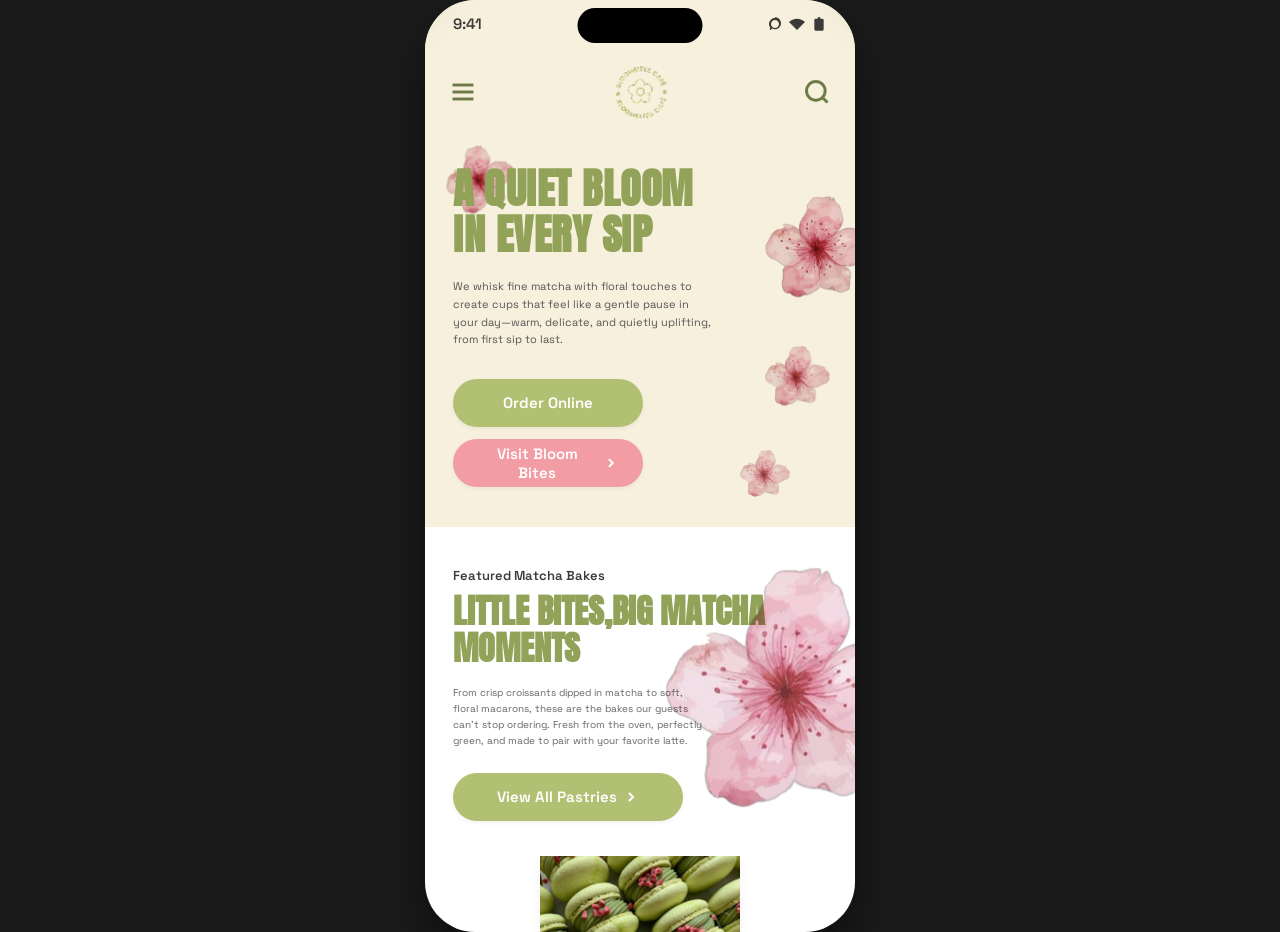
<file: index.html>
<!DOCTYPE html>
<html lang="es">
<head>
  <meta charset="UTF-8">
  <meta name="viewport" content="width=device-width, initial-scale=1.0">
  <title>BloomBites Cafe</title>
  <link rel="stylesheet" href="styles.css">
  <link rel="preconnect" href="https://fonts.googleapis.com">
  <link rel="preconnect" href="https://fonts.gstatic.com" crossorigin>
  <link href="https://fonts.googleapis.com/css2?family=Anton&family=Space+Grotesk:wght@400;500;600;700&display=swap" rel="stylesheet">
</head>
<body>

  <div class="iphone-viewport">
    
    <!-- iPhone 16 Plus Status Bar -->
    <div class="status-bar">
      <div class="time">9:41</div>
      <div class="dynamic-island"></div>
      <div class="icons">
        <svg class="icon" viewBox="0 0 24 24"><path fill="currentColor" d="M12 3c-4.97 0-9 4.03-9 9 0 2.12.74 4.07 1.97 5.61L4.35 19.4c-.39.39-.39 1.02 0 1.41.39.39 1.02.39 1.41 0l1.9-1.9C9.22 19.55 10.57 20 12 20c4.97 0 9-4.03 9-9s-4.03-9-9-9zm0 15c-3.31 0-6-2.69-6-6s2.69-6 6-6 6 2.69 6 6-2.69 6-6 6z"/></svg>
        <svg class="icon" viewBox="0 0 24 24"><path fill="currentColor" d="M12 4C7.31 4 3.07 5.9 0 8.98L12 21 24 8.98C20.93 5.9 16.69 4 12 4z"/></svg>
        <svg class="icon" viewBox="0 0 24 24"><path fill="currentColor" d="M17 4h-3V2h-4v2H7c-1.1 0-2 .9-2 2v14c0 1.1.9 2 2 2h10c1.1 0 2-.9 2-2V6c0-1.1-.9-2-2-2z"/></svg>
      </div>
    </div>

    <div class="app-content">

      <!-- Navigation Bar -->
      <nav class="navbar">
        <button class="nav-btn" aria-label="Menu">
          <svg viewBox="0 0 24 24" fill="none" stroke="currentColor" stroke-width="2.5"><line x1="3" y1="6" x2="21" y2="6"/><line x1="3" y1="12" x2="21" y2="12"/><line x1="3" y1="18" x2="21" y2="18"/></svg>
        </button>
        
        <img src="images/blossomcafe 1.png" class="brand-logo-img" alt="BloomBites Cafe Logo">

        <button class="nav-btn" aria-label="Search">
          <svg viewBox="0 0 24 24" fill="none" stroke="currentColor" stroke-width="2.5"><circle cx="11" cy="11" r="8"/><line x1="21" y1="21" x2="16.65" y2="16.65"/></svg>
        </button>
      </nav>

      <!-- HERO SECTION -->
      <section class="hero-section">
        <!-- Cherry Blossoms -->
        <img src="images/Flor de cerezo decorativa.png" class="flower-deco flower-top-left" alt="Flor de cerezo decorativa">
        <img src="images/Flor de cerezo decorativa.png" class="flower-deco flower-top-right" alt="Flor de cerezo decorativa">
        <img src="images/Flor de cerezo decorativa.png" class="flower-deco flower-mid-right" alt="Flor de cerezo decorativa">
        <img src="images/Flor de cerezo decorativa.png" class="flower-deco flower-bottom-right" alt="Flor de cerezo decorativa">

        <h1 class="hero-title">
          A Quiet Bloom<br>in Every Sip
        </h1>

        <p class="hero-desc">
          We whisk fine matcha with floral touches to create cups that feel like a gentle pause in your day—warm, delicate, and quietly uplifting, from first sip to last.
        </p>

        <div class="hero-buttons">
          <button class="btn btn-green">Order Online</button>
          <button class="btn btn-pink">
            Visit Bloom Bites 
            <svg class="btn-arrow" viewBox="0 0 24 24" fill="none" stroke="currentColor" stroke-width="3"><polyline points="9 18 15 12 9 6"/></svg>
          </button>
        </div>
      </section>

      <!-- FEATURED SECTION -->
      <section class="featured-section">
        <img src="images/Flor de cerezo decorativa.png" class="flower-deco feature-bg-flower" alt="Flor decorativa de fondo">

        <div class="section-subtitle">Featured Matcha Bakes</div>
        <h2 class="section-title">
          Little Bites,Big Matcha<br>Moments
        </h2>

        <p class="featured-desc">
          From crisp croissants dipped in matcha to soft, floral macarons, these are the bakes our guests can't stop ordering. Fresh from the oven, perfectly green, and made to pair with your favorite latte.
        </p>

        <div class="btn-wrapper">
          <button class="btn btn-green btn-with-arrow">
            View All Pastries
            <svg class="btn-arrow" viewBox="0 0 24 24" fill="none" stroke="currentColor" stroke-width="3"><polyline points="9 18 15 12 9 6"/></svg>
          </button>
        </div>

        <!-- Product Slider -->
        <div class="product-slider">
          <button class="slider-arrow arrow-left" aria-label="Anterior">
            <svg viewBox="0 0 24 24" fill="none" stroke="currentColor" stroke-width="3"><polyline points="15 18 9 12 15 6"/></svg>
          </button>

          <div class="product-card">
            <img src="images/Matcha Raspberry Blossom Macarons.png" class="product-img" alt="Matcha Raspberry Blossom Macarons">
            <h3 class="product-title">Matcha Raspberry<br>Blossom Macarons</h3>
            <div class="product-price">$ 4.99</div>
          </div>

          <button class="slider-arrow arrow-right" aria-label="Siguiente">
            <svg viewBox="0 0 24 24" fill="none" stroke="currentColor" stroke-width="3"><polyline points="9 18 15 12 9 6"/></svg>
          </button>
        </div>
      </section>

      <!-- BRANCHES SECTION -->
      <section class="branches-section">
        <div class="section-subtitle center">Our Branches</div>
        <h2 class="section-title center">TOP BloomBites in NYC</h2>

        <div class="branch-slider">
          <button class="slider-arrow arrow-left" aria-label="Anterior">
            <svg viewBox="0 0 24 24" fill="none" stroke="currentColor" stroke-width="3"><polyline points="15 18 9 12 15 6"/></svg>
          </button>

          <div class="arch-card">
            <div class="arch-frame">
              <img src="images/more matcha storefront.png" class="arch-img" alt="more matcha storefront">
            </div>
            <div class="arch-footer">
              <span class="branch-name">Name</span>
              <button class="btn-find">
                Find us 
                <svg viewBox="0 0 24 24" fill="currentColor"><path d="M12 2C8.13 2 5 5.13 5 9c0 5.25 7 13 7 13s7-7.75 7-13c0-3.87-3.13-7-7-7zm0 9.5c-1.38 0-2.5-1.12-2.5-2.5s1.12-2.5 2.5-2.5 2.5 1.12 2.5 2.5-1.12 2.5-2.5 2.5z"/></svg>
              </button>
            </div>
          </div>

          <button class="slider-arrow arrow-right" aria-label="Siguiente">
            <svg viewBox="0 0 24 24" fill="none" stroke="currentColor" stroke-width="3"><polyline points="9 18 15 12 9 6"/></svg>
          </button>
        </div>
      </section>

      <!-- ORDER / PROMO BANNER -->
      <section class="promo-banner">
        <img src="images/Matcha swirl background.png" class="promo-bg" alt="Matcha swirl background">
        <div class="promo-overlay"></div>

        <div class="promo-content">
          <h2 class="promo-title">
            Order with Love,<br>For your Love!
          </h2>

          <p class="promo-desc">
            From crisp croissants dipped in matcha to soft, floral macarons, these are the bakes our guests can't stop ordering. Fresh from the oven, perfectly green, and made to pair with your favorite latte.
          </p>

          <div class="promo-buttons">
            <button class="btn btn-green btn-icon">
              Send a Gift Box
              <svg viewBox="0 0 24 24" fill="none" stroke="currentColor" stroke-width="2"><rect x="3" y="8" width="18" height="12" rx="2"/><path d="M12 8v12"/><path d="M19 12H5"/><path d="M7.5 8C7 8 5 7 5 5.5S6.5 3 8 3c2.5 0 4 5 4 5s1.5-5 4-5c1.5 0 3 1.1 3 2.5S17 8 16.5 8"/></svg>
            </button>

            <button class="btn btn-pink btn-icon">
              Schedule a Delivery
              <svg viewBox="0 0 24 24" fill="none" stroke="currentColor" stroke-width="2"><rect x="3" y="4" width="18" height="18" rx="2" ry="2"/><line x1="16" y1="2" x2="16" y2="6"/><line x1="8" y1="2" x2="8" y2="6"/><line x1="3" y1="10" x2="21" y2="10"/><circle cx="12" cy="15" r="1"/></svg>
            </button>
          </div>
        </div>
      </section>

      <!-- FOOTER -->
      <footer class="footer">
        <img src="images/blossomcafe 1.png" class="footer-logo-img" alt="BloomBites Cafe Logo Footer">

        <ul class="footer-nav">
          <li><a href="#">Shop</a></li>
          <li><a href="#">Categories</a></li>
          <li><a href="#">About</a></li>
          <li><a href="#">Contact</a></li>
        </ul>

        <div class="footer-socials">
          <a href="#" aria-label="Phone"><svg viewBox="0 0 24 24" fill="none" stroke="currentColor" stroke-width="2"><path d="M22 16.92v3a2 2 0 0 1-2.18 2 19.79 19.79 0 0 1-8.63-3.07 19.5 19.5 0 0 1-6-6 19.79 19.79 0 0 1-3.07-8.67A2 2 0 0 1 4.11 2h3a2 2 0 0 1 2 1.72 12.84 12.84 0 0 0 .7 2.81 2 2 0 0 1-.45 2.11L8.09 9.91a16 16 0 0 0 6 6l1.27-1.27a2 2 0 0 1 2.11-.45 12.84 12.84 0 0 0 2.81.7A2 2 0 0 1 22 16.92z"/></svg></a>
          <a href="#" aria-label="Telegram"><svg viewBox="0 0 24 24" fill="none" stroke="currentColor" stroke-width="2"><line x1="22" y1="2" x2="11" y2="13"/><polygon points="22 2 15 22 11 13 2 9 22 2"/></svg></a>
          <a href="#" aria-label="Location"><svg viewBox="0 0 24 24" fill="none" stroke="currentColor" stroke-width="2"><path d="M21 10c0 7-9 13-9 13s-9-6-9-13a9 9 0 0 1 18 0z"/><circle cx="12" cy="10" r="3"/></svg></a>
          <a href="#" aria-label="Instagram"><svg viewBox="0 0 24 24" fill="none" stroke="currentColor" stroke-width="2"><rect x="2" y="2" width="20" height="20" rx="5" ry="5"/><path d="M16 11.37A4 4 0 1 1 12.63 8 4 4 0 0 1 16 11.37z"/><line x1="17.5" y1="6.5" x2="17.51" y2="6.5"/></svg></a>
        </div>

        <div class="footer-copy">
          © 2025 Bloom Bites NYC. All rights reserved.
        </div>
      </footer>

    </div>
  </div>

</body>
</html>
</file>
<file: styles.css>
:root {
  --bg-cream: #f6f0dd;
  --bg-white: #ffffff;
  --text-primary: #3b3a36;
  --text-olive-dark: #6e7a46;
  --text-olive: #92a259;
  --btn-green: #b2c074;
  --btn-pink: #f29ca3;
  --font-heading: 'Anton', sans-serif;
  --font-body: 'Space Grotesk', sans-serif;
}

* {
  box-sizing: border-box;
  margin: 0;
  padding: 0;
}

body {
  background-color: #1a1a1a;
  display: flex;
  justify-content: center;
  align-items: center;
  min-height: 100vh;
  font-family: var(--font-body);
  color: var(--text-primary);
  -webkit-font-smoothing: antialiased;
}

/* Contenedor con las dimensiones exactas de iPhone 16 Plus */
.iphone-viewport {
  width: 430px;
  height: 932px;
  background-color: var(--bg-cream);
  position: relative;
  overflow-y: auto;
  overflow-x: hidden;
  box-shadow: 0 25px 50px -12px rgba(0, 0, 0, 0.7);
  border-radius: 50px;
}

.iphone-viewport::-webkit-scrollbar {
  display: none;
}

/* Status Bar de iOS */
.status-bar {
  height: 47px;
  display: flex;
  justify-content: space-between;
  align-items: center;
  padding: 0 28px;
  position: sticky;
  top: 0;
  z-index: 100;
  background-color: rgba(246, 240, 221, 0.95);
  backdrop-filter: blur(10px);
}

.time {
  font-weight: 600;
  font-size: 15px;
}

.dynamic-island {
  width: 125px;
  height: 35px;
  background-color: #000;
  border-radius: 20px;
  position: absolute;
  left: 50%;
  transform: translateX(-50%);
  top: 8px;
}

.icons {
  display: flex;
  gap: 6px;
  align-items: center;
}

.icons .icon {
  width: 16px;
  height: 16px;
}

/* Navigation Header */
.navbar {
  display: flex;
  justify-content: space-between;
  align-items: center;
  padding: 12px 24px;
}

.nav-btn {
  background: none;
  border: none;
  cursor: pointer;
  color: var(--text-olive-dark);
  width: 28px;
  height: 28px;
}

.brand-logo-img {
  width: 65px;
  height: 65px;
  object-fit: contain;
}

.footer-logo-img {
  width: 75px;
  height: 75px;
  object-fit: contain;
  filter: brightness(0) invert(1);
  margin-bottom: 20px;
}

/* Shared Buttons Style */
.btn {
  height: 48px;
  border-radius: 24px;
  border: none;
  font-family: var(--font-body);
  font-weight: 600;
  font-size: 15px;
  color: white;
  display: flex;
  align-items: center;
  justify-content: center;
  padding: 0 24px;
  cursor: pointer;
  box-shadow: 0 2px 4px rgba(0,0,0,0.05);
}

.btn-green {
  background-color: var(--btn-green);
}

.btn-pink {
  background-color: var(--btn-pink);
}

.btn-arrow {
  width: 16px;
  height: 16px;
  margin-left: 6px;
}

.btn-icon svg {
  width: 18px;
  height: 18px;
  margin-left: 8px;
}

/* Hero Section */
.hero-section {
  padding: 30px 28px 40px;
  position: relative;
}

.flower-deco {
  position: absolute;
  pointer-events: none;
  mix-blend-mode: multiply;
  object-fit: contain;
}

.flower-top-left {
  width: 70px;
  top: 10px;
  left: 20px;
  transform: rotate(-15deg);
}

.flower-top-right {
  width: 110px;
  top: 60px;
  right: -20px;
}

.flower-mid-right {
  width: 65px;
  top: 210px;
  right: 25px;
  opacity: 0.9;
}

.flower-bottom-right {
  width: 50px;
  bottom: 30px;
  right: 65px;
  opacity: 0.8;
}

.hero-title {
  font-family: var(--font-heading);
  font-size: 42px;
  line-height: 1.1;
  color: var(--text-olive);
  text-transform: uppercase;
  margin-bottom: 20px;
  position: relative;
  z-index: 2;
  letter-spacing: 0.5px;
}

.hero-desc {
  font-size: 11px;
  line-height: 1.6;
  color: #555;
  max-width: 260px;
  margin-bottom: 30px;
  position: relative;
  z-index: 2;
}

.hero-buttons {
  display: flex;
  flex-direction: column;
  gap: 12px;
  width: 190px;
  position: relative;
  z-index: 2;
}

/* Featured Section */
.featured-section {
  background-color: var(--bg-white);
  padding: 40px 28px;
  position: relative;
  overflow: hidden;
}

.feature-bg-flower {
  width: 260px;
  right: -70px;
  top: 40px;
  opacity: 0.85;
}

.section-subtitle {
  font-size: 13px;
  font-weight: 600;
  color: var(--text-primary);
  margin-bottom: 8px;
}

.section-subtitle.center {
  text-align: center;
}

.section-title {
  font-family: var(--font-heading);
  font-size: 34px;
  line-height: 1.1;
  color: var(--text-olive);
  text-transform: uppercase;
  margin-bottom: 18px;
}

.section-title.center {
  text-align: center;
}

.featured-desc {
  font-size: 10px;
  line-height: 1.6;
  color: #666;
  max-width: 250px;
  margin-bottom: 24px;
}

.btn-wrapper {
  margin-bottom: 35px;
}

.btn-with-arrow {
  width: 230px;
}

/* Sliders */
.product-slider, .branch-slider {
  display: flex;
  align-items: center;
  justify-content: center;
  gap: 12px;
  position: relative;
  z-index: 2;
}

.slider-arrow {
  width: 32px;
  height: 32px;
  border-radius: 50%;
  background-color: #c4d094;
  border: none;
  display: flex;
  align-items: center;
  justify-content: center;
  cursor: pointer;
  color: #333;
  flex-shrink: 0;
}

.slider-arrow svg {
  width: 16px;
  height: 16px;
}

.product-card {
  text-align: center;
  width: 220px;
}

.product-img {
  width: 200px;
  height: 200px;
  object-fit: cover;
  margin-bottom: 12px;
  box-shadow: 0 4px 10px rgba(0,0,0,0.05);
}

.product-title {
  font-size: 13px;
  font-weight: 600;
  line-height: 1.3;
  color: var(--text-primary);
  margin-bottom: 6px;
}

.product-price {
  font-size: 15px;
  font-weight: 700;
  color: var(--text-primary);
}

/* Branches Section */
.branches-section {
  background-color: var(--bg-cream);
  padding: 35px 20px;
}

.arch-card {
  background-color: var(--bg-cream);
  border: 2px solid var(--btn-green);
  border-radius: 120px 120px 0 0;
  padding: 10px 10px 14px 10px;
  width: 230px;
  display: flex;
  flex-direction: column;
  align-items: center;
}

.arch-frame {
  width: 100%;
  height: 250px;
  border-radius: 110px 110px 0 0;
  overflow: hidden;
  margin-bottom: 12px;
}

.arch-img {
  width: 100%;
  height: 100%;
  object-fit: cover;
}

.arch-footer {
  display: flex;
  justify-content: space-between;
  align-items: center;
  width: 100%;
  padding: 0 8px;
}

.branch-name {
  font-weight: 700;
  font-size: 14px;
}

.btn-find {
  background-color: var(--btn-green);
  color: white;
  border: none;
  border-radius: 15px;
  padding: 6px 12px;
  font-size: 10px;
  font-weight: 600;
  display: flex;
  align-items: center;
  gap: 4px;
  cursor: pointer;
}

.btn-find svg {
  width: 10px;
  height: 10px;
}

/* Promo Banner Section */
.promo-banner {
  position: relative;
  min-height: 480px;
  display: flex;
  align-items: center;
  padding: 50px 28px;
  overflow: hidden;
}

.promo-bg {
  position: absolute;
  top: 0;
  left: 0;
  width: 100%;
  height: 100%;
  object-fit: cover;
  z-index: 1;
}

.promo-overlay {
  position: absolute;
  top: 0;
  left: 0;
  width: 100%;
  height: 100%;
  background: rgba(0, 0, 0, 0.15);
  z-index: 2;
}

.promo-content {
  position: relative;
  z-index: 3;
  color: white;
}

.promo-title {
  font-family: var(--font-heading);
  font-size: 42px;
  line-height: 1.05;
  color: white;
  text-shadow: 0 2px 8px rgba(0,0,0,0.3);
  margin-bottom: 20px;
  text-transform: uppercase;
}

.promo-desc {
  font-size: 11px;
  line-height: 1.6;
  color: rgba(255, 255, 255, 0.95);
  text-shadow: 0 1px 4px rgba(0,0,0,0.4);
  max-width: 270px;
  margin-bottom: 30px;
}

.promo-buttons {
  display: flex;
  flex-direction: column;
  gap: 14px;
  width: 210px;
}

/* Footer Section */
.footer {
  background-color: var(--btn-green);
  padding: 35px 20px;
  display: flex;
  flex-direction: column;
  align-items: center;
  color: white;
}

.footer-nav {
  list-style: none;
  display: flex;
  gap: 18px;
  margin-bottom: 25px;
}

.footer-nav a {
  color: white;
  text-decoration: none;
  font-size: 13px;
  font-weight: 600;
}

.footer-socials {
  display: flex;
  gap: 20px;
  margin-bottom: 20px;
}

.footer-socials a {
  color: white;
  width: 20px;
  height: 20px;
}

.footer-socials svg {
  width: 100%;
  height: 100%;
}

.footer-copy {
  font-size: 10px;
  opacity: 0.9;
  font-weight: 500;
}
</file>
